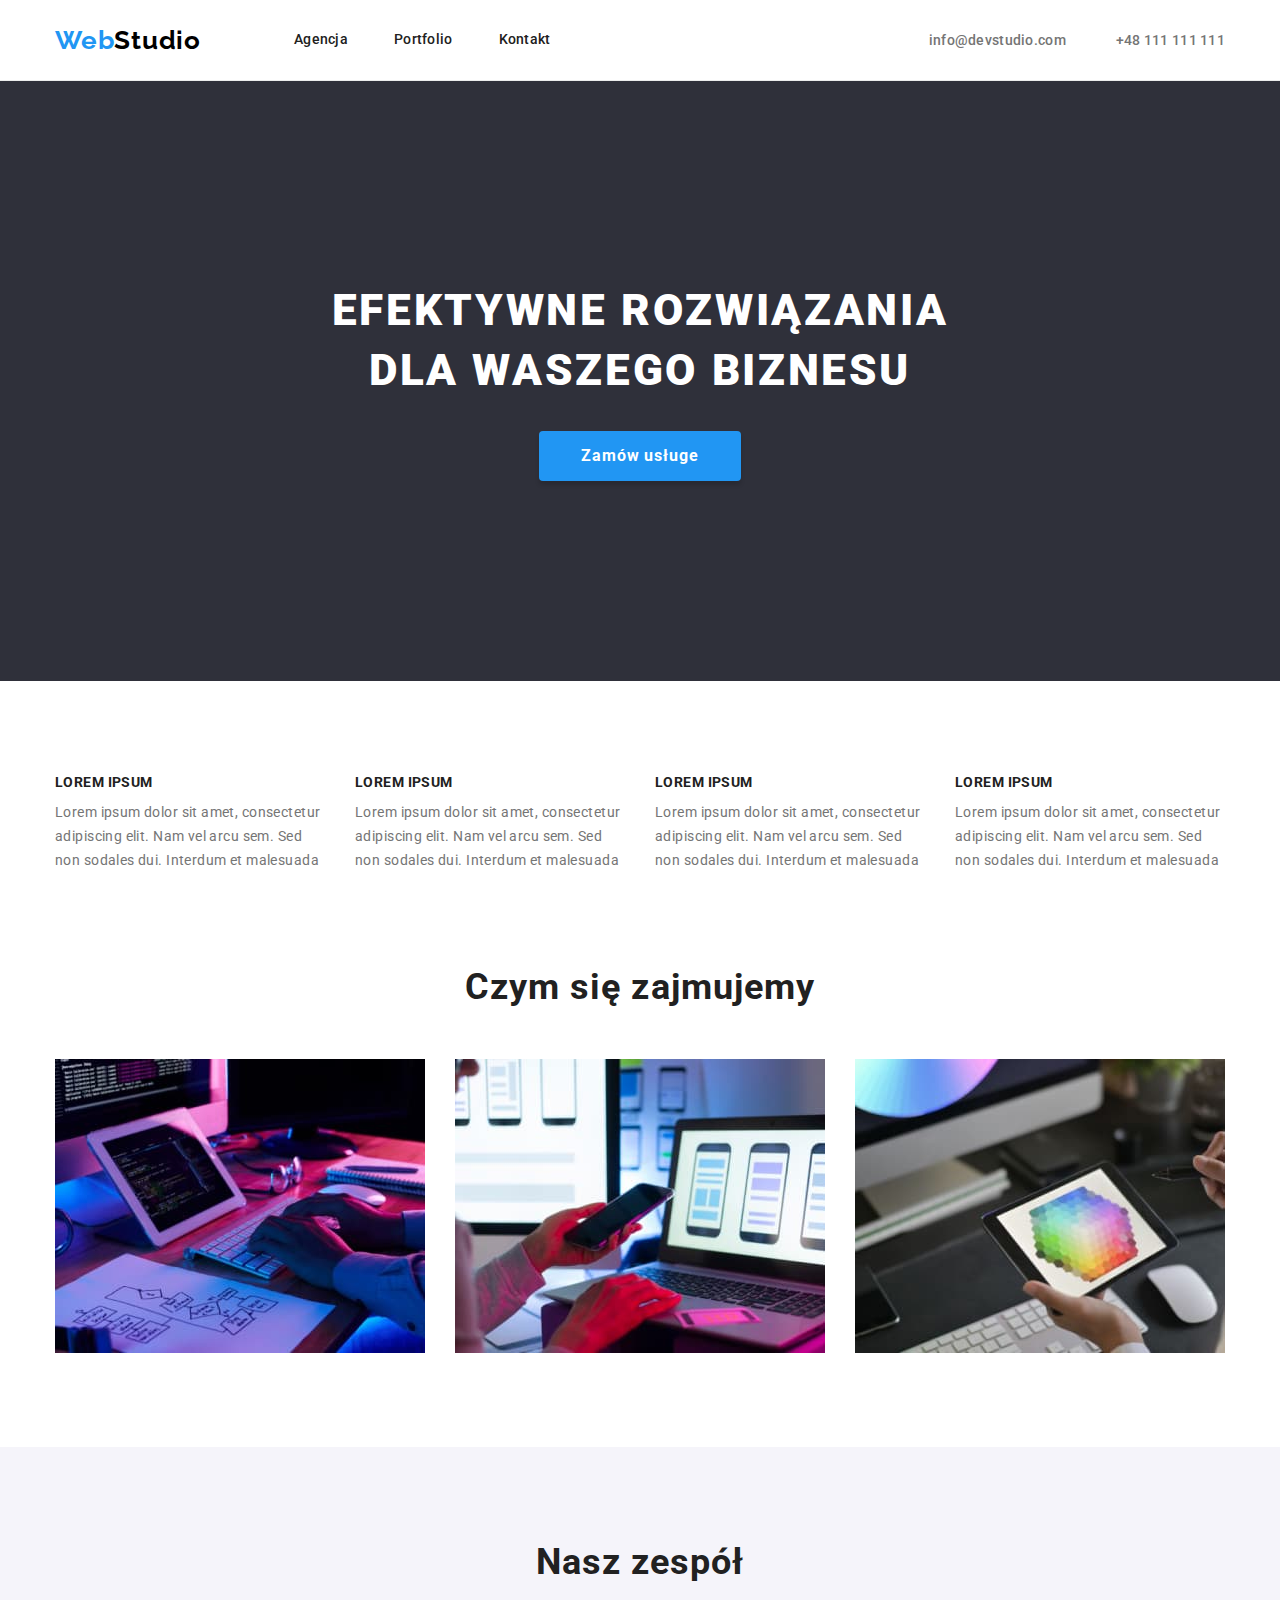
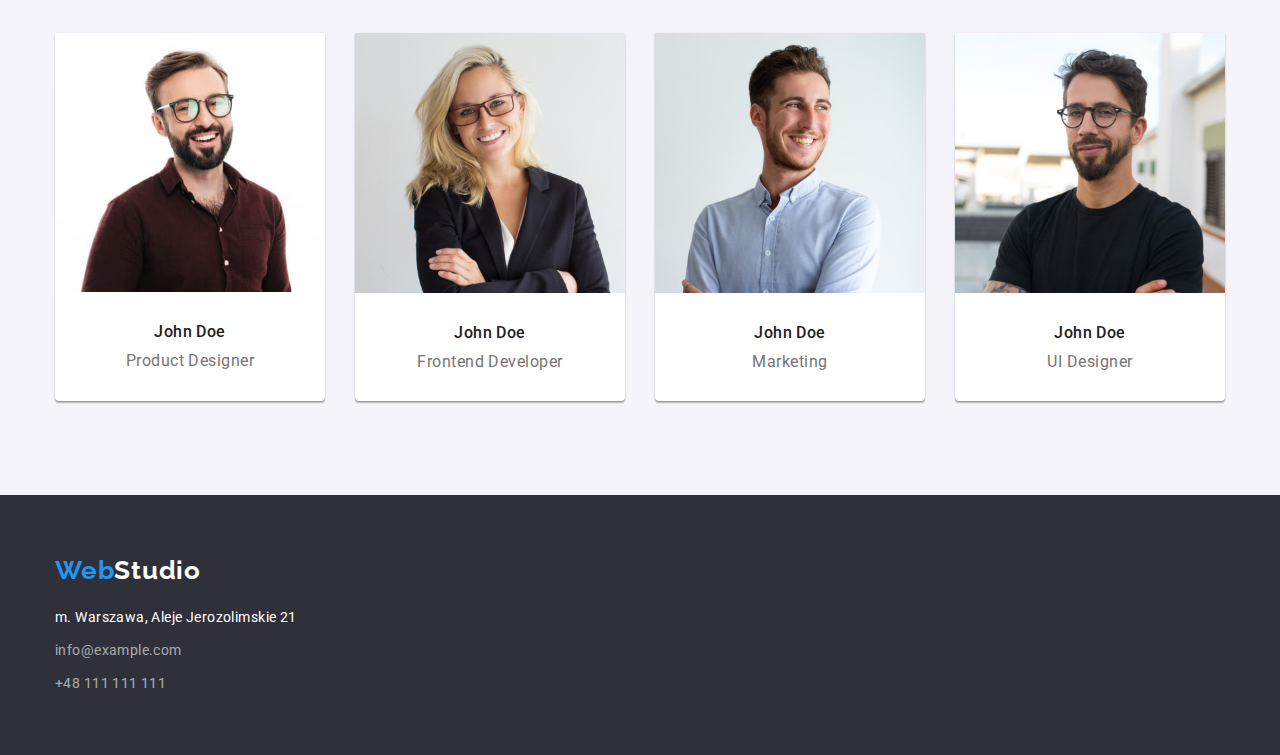
<file: index.html>
<!DOCTYPE html>
<html lang="pl">
  <head>
    <meta charset="UTF-8" />
    <meta http-equiv="X-UA-Compatible" content="IE=edge" />
    <meta name="viewport" content="width=device-width, initial-scale=1.0" />
    <title>Studio</title>
    <link rel="preconnect" href="https://fonts.googleapis.com" />
    <link rel="preconnect" href="https://fonts.gstatic.com" crossorigin />
    <link
      href="https://fonts.googleapis.com/css2?family=Raleway:wght@700&family=Roboto:wght@400;500;700;900&display=swap"
      rel="stylesheet"
    />
    <link rel="stylesheet" href="./css/modern-normalize.css" />
    <link rel="stylesheet" href="./css/index.css" />
  </head>
  <body>
    <header>
      <div class="container flex-nav-container">
        <a class="logo" href="./index.html"
          >Web<span class="logo-span">Studio</span></a
        >
        <nav class="nav-menu">
          <ul class="menu list">
            <li>
              <a class="contact-link link" href="./index.html">Agencja</a>
            </li>
            <li>
              <a class="contact-link link" href="./portfolio.html">Portfolio</a>
            </li>
            <li><a class="contact-link link" href="#">Kontakt</a></li>
          </ul>
        </nav>

        <ul class="contact-list list">
          <li>
            <a class="contact link" href="mailto:info@devstudio.com"
              >info@devstudio.com</a
            >
          </li>
          <li>
            <a class="contact link" href="tel:+48111111111">+48 111 111 111</a>
          </li>
        </ul>
      </div>
    </header>
    <main>
      <section class="hero">
        <h1 class="header">EFEKTYWNE ROZWIĄZANIA DLA WASZEGO BIZNESU</h1>
        <button type="button" class="hero-button">Zamów usługe</button>
      </section>
      <section class="advantages section">
        <div class="container">
          <h2 class="visually-hidden">Nasze atuty</h2>
          <ul class="flex-advantages list">
            <li>
              <h3>LOREM IPSUM</h3>
              <p>
                Lorem ipsum dolor sit amet, consectetur adipiscing elit. Nam vel
                arcu sem. Sed non sodales dui. Interdum et malesuada
              </p>
            </li>
            <li>
              <h3>LOREM IPSUM</h3>
              <p>
                Lorem ipsum dolor sit amet, consectetur adipiscing elit. Nam vel
                arcu sem. Sed non sodales dui. Interdum et malesuada
              </p>
            </li>

            <li>
              <h3>LOREM IPSUM</h3>
              <p>
                Lorem ipsum dolor sit amet, consectetur adipiscing elit. Nam vel
                arcu sem. Sed non sodales dui. Interdum et malesuada
              </p>
            </li>
            <li>
              <h3>LOREM IPSUM</h3>
              <p>
                Lorem ipsum dolor sit amet, consectetur adipiscing elit. Nam vel
                arcu sem. Sed non sodales dui. Interdum et malesuada
              </p>
            </li>
          </ul>
        </div>
      </section>
      <section class="activities section">
        <div class="container">
          <h2 class="section-name">Czym się zajmujemy</h2>
          <ul class="flex-activities list">
            <li>
              <img
                src="images/1a.jpg"
                alt="człowiek pisze na klawiaturze"
                width="370"
                height="294"
              />
            </li>
            <li>
              <img
                src="images/1b.jpg"
                alt="człowiek z telefonem w ręce"
                width="370"
                height="294"
              />
            </li>
            <li>
              <img
                src="images/1c.jpg"
                alt="tablet z paletą kolorów"
                width="370"
                height="294"
              />
            </li>
          </ul>
        </div>
      </section>
      <section class="team section">
        <div class="container">
          <h2 class="section-name">Nasz zespół</h2>
          <ul class="flex-team list">
            <li>
              <img
                src="images/2a.jpg"
                alt="uśmiechnięty mężczyzna w okularach"
                width="270"
                height="260"
              />
              <div class="personal-data">
                <h3 class="team-name">John Doe</h3>
                <p class="team-position">Product Designer</p>
              </div>
            </li>
            <li>
              <img
                src="images/2b.jpg"
                alt="uśmiechnięta kobieta w okularach"
                width="270"
                height="260"
              />
              <div class="personal-data">
                <h3 class="team-name">John Doe</h3>
                <p class="team-position">Frontend Developer</p>
              </div>
            </li>
            <li>
              <img
                src="images/2c.jpg"
                alt="mężczyzna w niebieskiej koszuli"
                width="270"
                height="260"
              />
              <div class="personal-data">
                <h3 class="team-name">John Doe</h3>
                <p class="team-position">Marketing</p>
              </div>
            </li>
            <li>
              <img
                src="images/2d.jpg"
                alt="mężczyzna w okularach"
                width="270"
                height="260"
              />
              <div class="personal-data">
                <h3 class="team-name">John Doe</h3>
                <p class="team-position">UI Designer</p>
              </div>
            </li>
          </ul>
        </div>
      </section>
    </main>
    <footer>
      <div class="container">
        <address>
          <ul class="address list">
            <li>
              <a class="logo-footer" href="./index.html"
                >Web<span class="logo-footer-span">Studio</span></a
              >
            </li>
            <li>
              <a
                class="address-link link"
                href="https://goo.gl/maps/SobGW4DFM7hD716b8"
                target="_blank"
                rel="noopener nofollow"
                >m. Warszawa, Aleje Jerozolimskie 21</a
              >
            </li>
            <li class="list">
              <a
                class="address-link link address-transparent"
                href="mailto:info@example.com"
                target="_blank"
                >info@example.com</a
              >
            </li>
            <li class="list">
              <a
                class="address-link link address-transparent"
                href="tel:+48111111111"
                >+48 111 111 111</a
              >
            </li>
          </ul>
        </address>
      </div>
    </footer>
  </body>
</html>
</file>
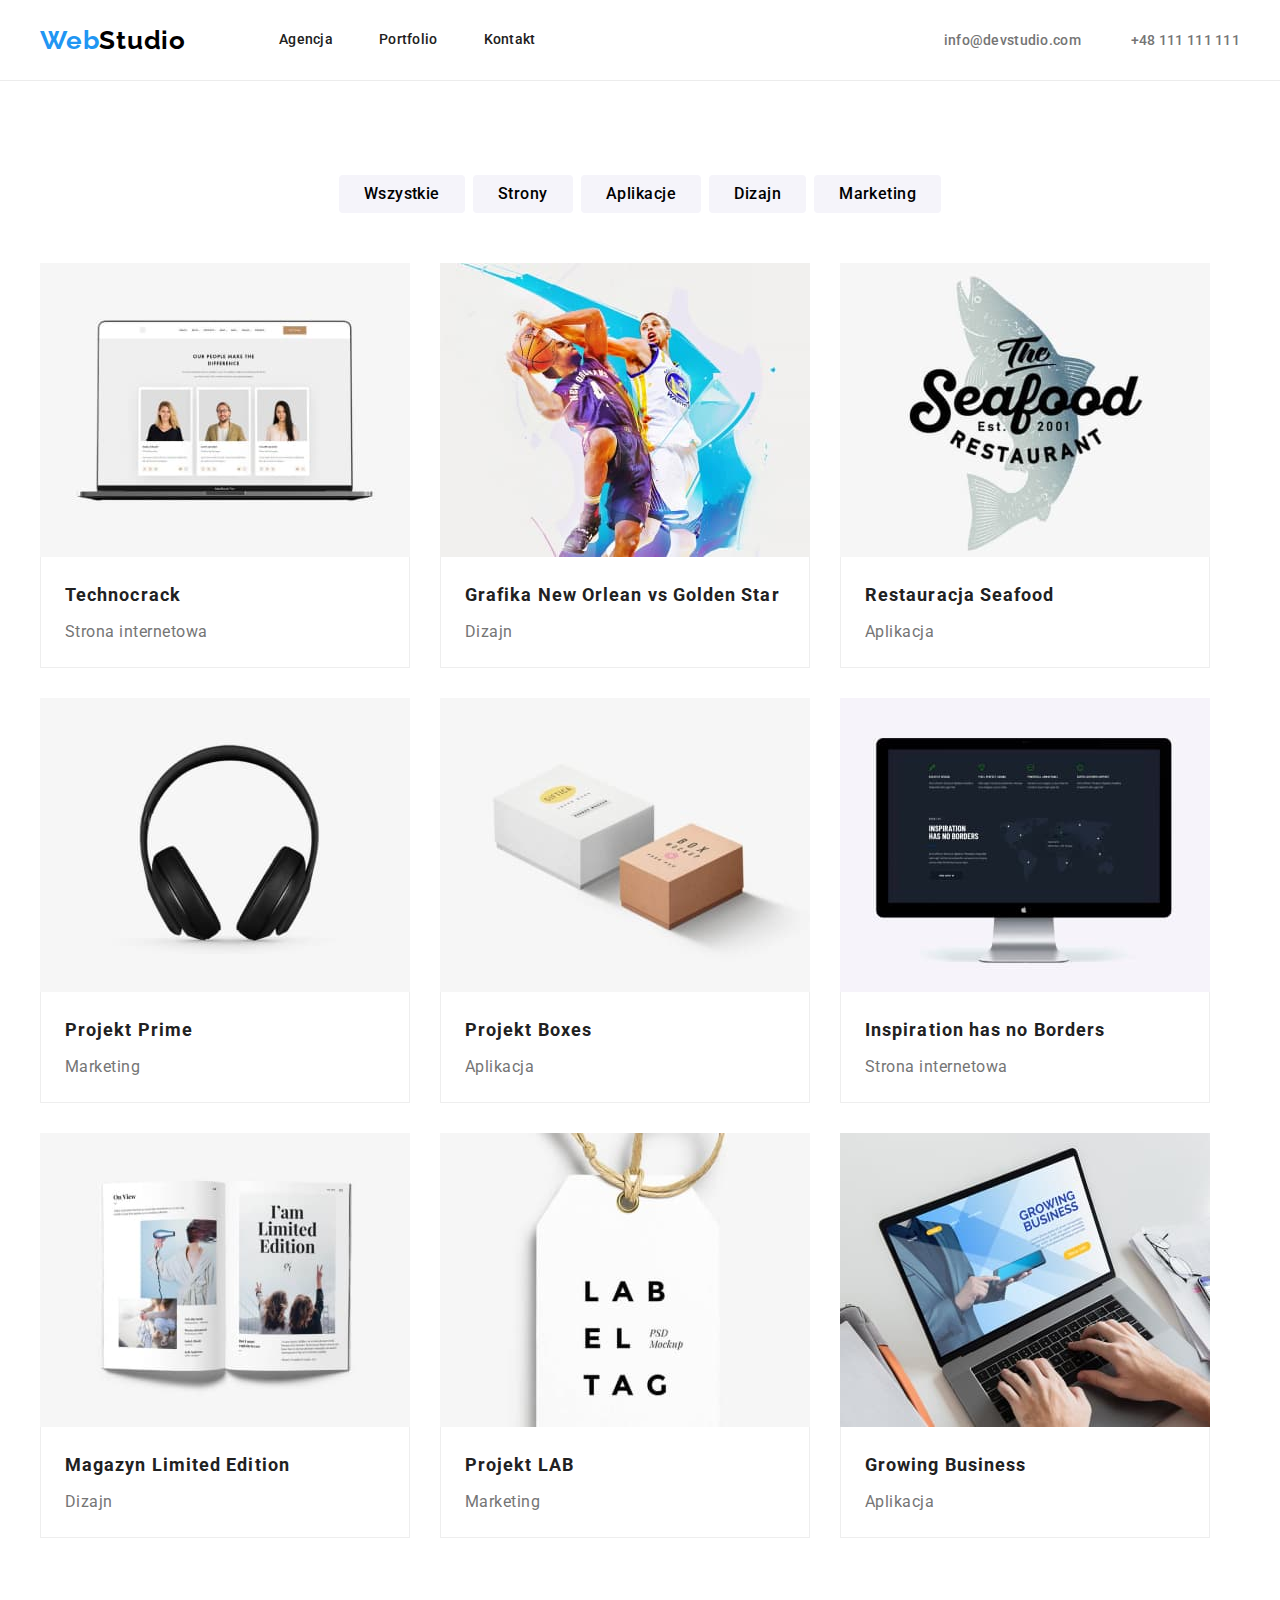
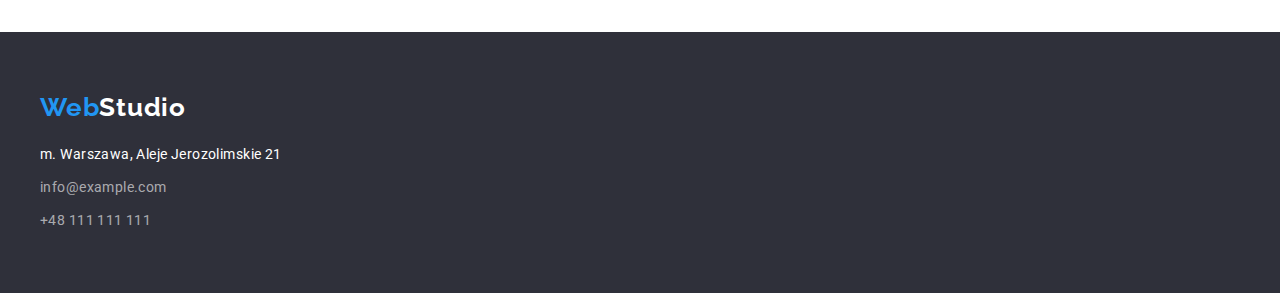
<file: portfolio.html>
<!DOCTYPE html>
<html lang="pl">
  <head>
    <meta charset="UTF-8" />
    <meta http-equiv="X-UA-Compatible" content="IE=edge" />
    <meta name="viewport" content="width=device-width, initial-scale=1.0" />
    <title>Portfolio</title>
    <link rel="preconnect" href="https://fonts.googleapis.com" />
    <link rel="preconnect" href="https://fonts.gstatic.com" crossorigin />
    <link
      href="https://fonts.googleapis.com/css2?family=Raleway:wght@700&family=Roboto:wght@400;500;700;900&display=swap"
      rel="stylesheet"
    />
    <!-- <link rel="stylesheet" href="./css/modern-normalize.css" /> -->
    <link rel="stylesheet" href="./css/portfolio.css" />
  </head>
  <body>
    <header>
      <div class="container flex-nav-container">
        <a class="logo" href="./index.html"
          >Web<span class="logo-span">Studio</span></a
        >
        <nav class="nav-menu">
          <ul class="menu list">
            <li>
              <a class="contact-link link" href="./index.html">Agencja</a>
            </li>
            <li>
              <a class="contact-link link" href="./portfolio.html">Portfolio</a>
            </li>
            <li><a class="contact-link link" href="#">Kontakt</a></li>
          </ul>
        </nav>

        <ul class="contact-list list">
          <li>
            <a class="contact link" href="mailto:info@devstudio.com"
              >info@devstudio.com</a
            >
          </li>
          <li>
            <a class="contact link" href="tel:+48111111111">+48 111 111 111</a>
          </li>
        </ul>
      </div>
    </header>
    <main>
      <section>
        <div class="container">
          <h1 class="visually-hidden">Portfolio</h1>
          <ul class="filter list section">
            <li>
              <button type="button" class="button-filter">Wszystkie</button>
            </li>
            <li><button type="button" class="button-filter">Strony</button></li>
            <li>
              <button type="button" class="button-filter">Aplikacje</button>
            </li>
            <li><button type="button" class="button-filter">Dizajn</button></li>
            <li>
              <button type="button" class="button-filter">Marketing</button>
            </li>
          </ul>
          <ul class="portfolio-list portfolio-grid list section">
            <li class="portfolio-item">
              <img src="images/3a.jpg" alt="laptop" width="370" height="294" />
              <div class="border-portfolio-item">
                <h3 class="portfolio-name">Technocrack</h3>
                <p class="portfolio-type">Strona internetowa</p>
              </div>
            </li>
            <li class="portfolio-item">
              <img
                src="images/3b.jpg"
                alt="zawodnicy koszykówki"
                width="370"
                height="294"
              />
              <div class="border-portfolio-item">
                <h3 class="portfolio-name">
                  Grafika New Orlean vs Golden Star
                </h3>
                <p class="portfolio-type">Dizajn</p>
              </div>
            </li>
            <li class="portfolio-item">
              <img
                src="images/3c.jpg"
                alt="logo restauracji"
                width="370"
                height="294"
              />
              <div class="border-portfolio-item">
                <h3 class="portfolio-name">Restauracja Seafood</h3>
                <p class="portfolio-type">Aplikacja</p>
              </div>
            </li>
            <li class="portfolio-item">
              <img
                src="images/3d.jpg"
                alt="słuchawki"
                width="370"
                height="294"
              />
              <div class="border-portfolio-item">
                <h3 class="portfolio-name">Projekt Prime</h3>
                <p class="portfolio-type">Marketing</p>
              </div>
            </li>
            <li class="portfolio-item">
              <img src="images/3e.jpg" alt="pudełka" width="370" height="294" />
              <div class="border-portfolio-item">
                <h3 class="portfolio-name">Projekt Boxes</h3>
                <p class="portfolio-type">Aplikacja</p>
              </div>
            </li>
            <li class="portfolio-item">
              <img
                src="images/3f.jpg"
                alt="komputer"
                width="370"
                height="294"
              />
              <div class="border-portfolio-item">
                <h3 class="portfolio-name">Inspiration has no Borders</h3>
                <p class="portfolio-type">Strona internetowa</p>
              </div>
            </li>
            <li class="portfolio-item">
              <img src="images/3g.jpg" alt="magazyn" width="370" height="294" />
              <div class="border-portfolio-item">
                <h3 class="portfolio-name">Magazyn Limited Edition</h3>
                <p class="portfolio-type">Dizajn</p>
              </div>
            </li>
            <li class="portfolio-item">
              <img
                src="images/3h.jpg"
                alt="etykieta"
                width="370"
                height="294"
              />
              <div class="border-portfolio-item">
                <h3 class="portfolio-name">Projekt LAB</h3>
                <p class="portfolio-type">Marketing</p>
              </div>
            </li>
            <li class="portfolio-item">
              <img
                src="images/3i.jpg"
                alt="osoba pracuje na laptopie"
                width="370"
                height="294"
              />
              <div class="border-portfolio-item">
                <h3 class="portfolio-name">Growing Business</h3>
                <p class="portfolio-type">Aplikacja</p>
              </div>
            </li>
          </ul>
        </div>
      </section>
    </main>
    <footer>
      <div class="container">
        <address>
          <ul class="address list">
            <li>
              <a class="logo-footer" href="./index.html"
                >Web<span class="logo-footer-span">Studio</span></a
              >
            </li>
            <li>
              <a
                class="address-link link"
                href="https://goo.gl/maps/SobGW4DFM7hD716b8"
                target="_blank"
                rel="noopener nofollow"
                >m. Warszawa, Aleje Jerozolimskie 21</a
              >
            </li>
            <li class="list">
              <a
                class="address-link link address-transparent"
                href="mailto:info@example.com"
                target="_blank"
                >info@example.com</a
              >
            </li>
            <li class="list">
              <a
                class="address-link link address-transparent"
                href="tel:+48111111111"
                >+48 111 111 111</a
              >
            </li>
          </ul>
        </address>
      </div>
    </footer>
  </body>
</html>
</file>
<file: css/index.css>
/* colors  */

:root { --main-grey: #212121; 
    --white: #FFFFFF; 
    --light-grey: #757575;
    --blue: #2196F3;
    --beige-1: #EEEEEE;
    --black: #000000;
    --beige-2: #F5F4FA;
    --dark-grey: #2F303A;
    --beige-3: #ECECEC;
}

/* colors end */

* {
    padding: 0;
    margin:0;
}

/* dodałam dodatkowy reset, ponieważ pomimo zastosowania normalizotra pojawiały się dziwne paddingi np. padding-inline-start: 40px; */

body {
    font-family: 'Roboto', sans-serif;
    color: var(--main-grey);
    background-color: var(--white);
    font-size: 14px;
    letter-spacing: 0.03em;
}

img {
    display: block;
    max-width: 100%;
    height: auto;
}

address {
    font-style: normal;
}


header {
    border-bottom: 1px solid var(--beige-3);
}

.container {
    width: 1200px;
    margin: 0 auto;
    padding: 0 15px;
}

.flex-nav-container {
    display:flex;
    align-items: center;
}

.nav-menu {
    margin-left: 93px;
    
}

.menu {
    display: flex;
    gap: 46px;
}

    
.contact-list {
    display:flex;
    gap: 50px;
    margin-left: auto;
}

.contact li {
    margin: 0 50px;
}

button {
    cursor: pointer;
    font-family: inherit;
    display: block;
    border: none;
    border-radius: 4px;
}

.list {
    list-style: none;
}

.link {
    text-decoration: none;
}

.logo-span {
    color: var(--black);
}

.logo-footer-span {
    color: var(--white);
}


.logo {
    font-family: 'Raleway', sans-serif;
    font-weight: 700;
    font-size: 26px;
    line-height: 1.19;
    letter-spacing: 0.03em;
    color: var(--blue);
    text-decoration: none;
}

.contact-link {
    font-weight: 500;
    font-size: 14px;
    line-height: 1.14;
    letter-spacing: 0.02em;
    color: var(--main-grey);
    padding: 32px 0;
    display: block;
}

.contact-link:active, .contact-link:hover, .contact-link:focus {
    color: var(--blue);
}

.contact {
    font-weight: 500;
    font-size: 14px;
    line-height: 1.14;
    letter-spacing: 0.02em;
    color: var(--light-grey);
}
.contact:active, .contact:hover, .contact:focus {
    color: var(--blue);
}

.hero {
    background-color: var(--dark-grey);
    padding: 200px 0;
}

.header {
    font-weight: 900;
    font-size: 44px;
    line-height: 1.36;
    letter-spacing: 0.06em;
    text-transform: uppercase;
    color: var(--white);
    width: 696px;
    text-align: center;
    margin: 0 auto;
    text-align: center;
}

.hero-button {
    min-width: 200px;
    background-color: var(--blue);
    box-shadow: 0px 4px 4px rgba(0, 0, 0, 0.15);
    border-radius: 4px;
    font-weight: 700;
    font-size: 16px;
    line-height: 1.88;
    text-align: center;
    letter-spacing: 0.06em;
    color: var(--white);
    margin: 0 auto;
    margin-top: 30px;
    padding: 10px 42px;
    }

    .hero-button:hover, .hero-button:focus {
        color:var(--white);
        background-color: var(--blue);
    }

.visually-hidden {
    position: absolute;
    width: 1px;
    height: 1px;
    margin: -1px;
    border: 0;
    padding: 0;
    white-space: nowrap;
    clip-path: inset(100%);
    clip: rect(0 0 0 0);
    overflow: hidden;
  }

.section {
    padding: 94px 0 94px 0;
}

/* na stronie dublują się u mnie te paddingi pionowe, nie wiem jak temu zapobiec - myślałam, że jest brana tylko jedna wartość przy margniesach pionowych */

.advantages h3 {
    font-weight: 700;
    font-size: 14px;
    line-height: 1.14;
    letter-spacing: 0.03em;
    text-transform: uppercase;
    margin-bottom: 10px;
}

.advantages p {
    line-height: 1.71;
    color: var(--light-grey);
}

.flex-advantages {
    display: flex;
    gap: 30px;

}
.section-name {
    font-weight: 700;
    font-size: 36px;
    line-height: 1.17;
    letter-spacing: 0.03em;
    text-align: center;
    margin-bottom: 50px;
}

.activities {
    padding-top:0;
}

.flex-activities {
    display: flex;
    gap: 30px;
}

.team {
    background-color: var(--beige-2);
}

.personal-data {
    padding: 30px 0;
}

.team-name {
    font-weight: 500;
    font-size: 16px;
    line-height: 1.19;
    letter-spacing: 0.03em;
    text-align: center;
    margin-bottom: 10px;
}

.team-position {
    font-size: 16px;
    line-height: 1.19;
    letter-spacing: 0.03em;
    color: var(--light-grey);
    text-align: center;
}

.flex-team {
    display: flex;
    gap: 30px;
}

.team li {
    background-color: var(--white);
    box-shadow: 0px 1px 3px rgba(0, 0, 0, 0.12), 0px 1px 1px rgba(0, 0, 0, 0.14), 0px 2px 1px rgba(0, 0, 0, 0.2);
    border-radius: 0px 0px 4px 4px;
    width: 270px;
}

footer {
    background-color: var(--dark-grey);
    padding-top: 60px;
    padding-bottom: 60px;
}

.logo-footer {
    font-family: 'Raleway', sans-serif;
    font-weight: 700;
    font-size: 26px;
    line-height: 1.19;
    letter-spacing: 0.03em;
    color: var(--blue);
    text-decoration: none;
    display: block;
    margin-bottom: 20px;
}

address {
    font-style: normal;
}

.address-link{
    font-size: 14px;
    line-height: 1.71;
    letter-spacing: 0.03em;
    color: var(--white);
}

.address li:not(:last-child) {
    margin-bottom: 9px;
}

.address-link:hover, .address-link:focus{
    color: var(--blue);
}

.address-transparent {
    color: rgba(255, 255, 255, 0.6);
}
</file>
<file: css/portfolio.css>
/* colors  */

:root { --main-grey: #212121; 
    --white: #FFFFFF; 
    --light-grey: #757575;
    --blue: #2196F3;
    --beige-1: #EEEEEE;
    --black: #000000;
    --beige-2: #F5F4FA;
    --dark-grey: #2F303A;
    --beige-3: #ECECEC;
}

/* colors end */

* {
    padding: 0;
    margin: 0;
}

body {
    font-family: 'Roboto', sans-serif;
    color: var(--main-grey);
    background-color: var(--white);
    font-size: 14px;
    letter-spacing: 0.03em;
}

img {
    display: block;
    max-width: 100%;
    height: auto;
}

address {
    font-style: normal;
}

header {
    border-bottom: 1px solid var(--beige-3);
}

.container {
    width: 1200px;
    margin: 0 auto;
    padding: 0 15px;
}

section {
    padding: 94px 0;
}

.flex-nav-container {
    display:flex;
    align-items: center;
}

.nav-menu {
    margin-left: 93px;
    
}

.menu {
    display: flex;
    gap: 46px;
}

    
.contact-list {
    display:flex;
    gap: 50px;
    margin-left: auto;
}

.contact li {
    margin: 0 50px;
}

button {
    cursor: pointer;
    font-family: inherit;
    display: block;
    border: none;
    border-radius: 4px;
}

.list {
    list-style: none;
}

.link {
    text-decoration: none;
}

.logo-span {
    color: var(--black)
}

.logo-footer-span {
    color: var(--white);
}

.logo {
    font-family: 'Raleway', sans-serif;
    font-weight: 700;
    font-size: 26px;
    line-height: 1.19;
    letter-spacing: 0.03em;
    color: var(--blue);
    text-decoration: none;
}

.contact-link {
    font-weight: 500;
    font-size: 14px;
    line-height: 1.14;
    letter-spacing: 0.02em;
    color: var(--main-grey);
    padding: 32px 0;
    display: block;
}

.contact-link:active, .contact-link:hover, .contact-link:focus {
    color: var(--blue);
}

.contact {
    font-weight: 500;
    font-size: 14px;
    line-height: 1.14;
    letter-spacing: 0.02em;
    color: var(--light-grey);
}
.contact:active, .contact:hover, .contact:focus {
    color: var(--blue);
}

.visually-hidden {
    position: absolute;
    width: 1px;
    height: 1px;
    margin: -1px;
    border: 0;
    padding: 0;
    
    white-space: nowrap;
    clip-path: inset(100%);
    clip: rect(0 0 0 0);
    overflow: hidden;
  }

.filter {
    display: flex;
    justify-content: center;
    gap: 8px;
    margin-bottom: 50px;
}

.button-filter {
    background: var(--beige-2);
    border-radius: 4px;
    font-weight: 500;
    font-size: 16px;
    letter-spacing: 0.03em;
    line-height: 1.62;
    text-align: center;
    padding: 6px 25px;
}

.button-filter:hover, .button-filter:focus {
    color: var(--white);
    background-color: var(--blue);
    box-shadow: 0px 3px 1px rgba(0, 0, 0, 0.1), 0px 1px 2px rgba(0, 0, 0, 0.08), 0px 2px 2px rgba(0, 0, 0, 0.12);
    border-radius: 4px;
}

.portfolio-list {
    padding-top: 0;
}

.portfolio-name {
    font-weight: 700;
    font-size: 18px;
    line-height: 2.0;
    letter-spacing: 0.06em;
    margin: 0;
}

.portfolio-type {
    font-size: 16px;
    line-height: 1.88;
    letter-spacing: 0.03em;
    color: var(--light-grey);
    margin-top: 4px;
}

.portfolio-grid {
    display: flex;
    flex-wrap: wrap;
    gap: 30px;
}

.border-portfolio-item {
    border: 1px solid var(--beige-1);
    border-top: none;
    padding: 20px 24px;
}

footer {
    background-color: var(--dark-grey);
    padding-top: 60px;
    padding-bottom: 60px;
}

.logo-footer {
    font-family: 'Raleway', sans-serif;
    font-weight: 700;
    font-size: 26px;
    line-height: 1.19;
    letter-spacing: 0.03em;
    color: var(--blue);
    text-decoration: none;
    display: block;
    margin-bottom: 20px;
}

address {
    font-style: normal;
}

.address-link {
    font-size: 14px;
    line-height: 1.71;
    letter-spacing: 0.03em;
    color: var(--white);
}

.address li:not(:last-child) {
    margin-bottom: 9px;
}

.address-link:hover, .address-link:focus{
    color: var(--blue);
}

.address-transparent {
    color: rgba(255, 255, 255, 0.6);
}
</file>
